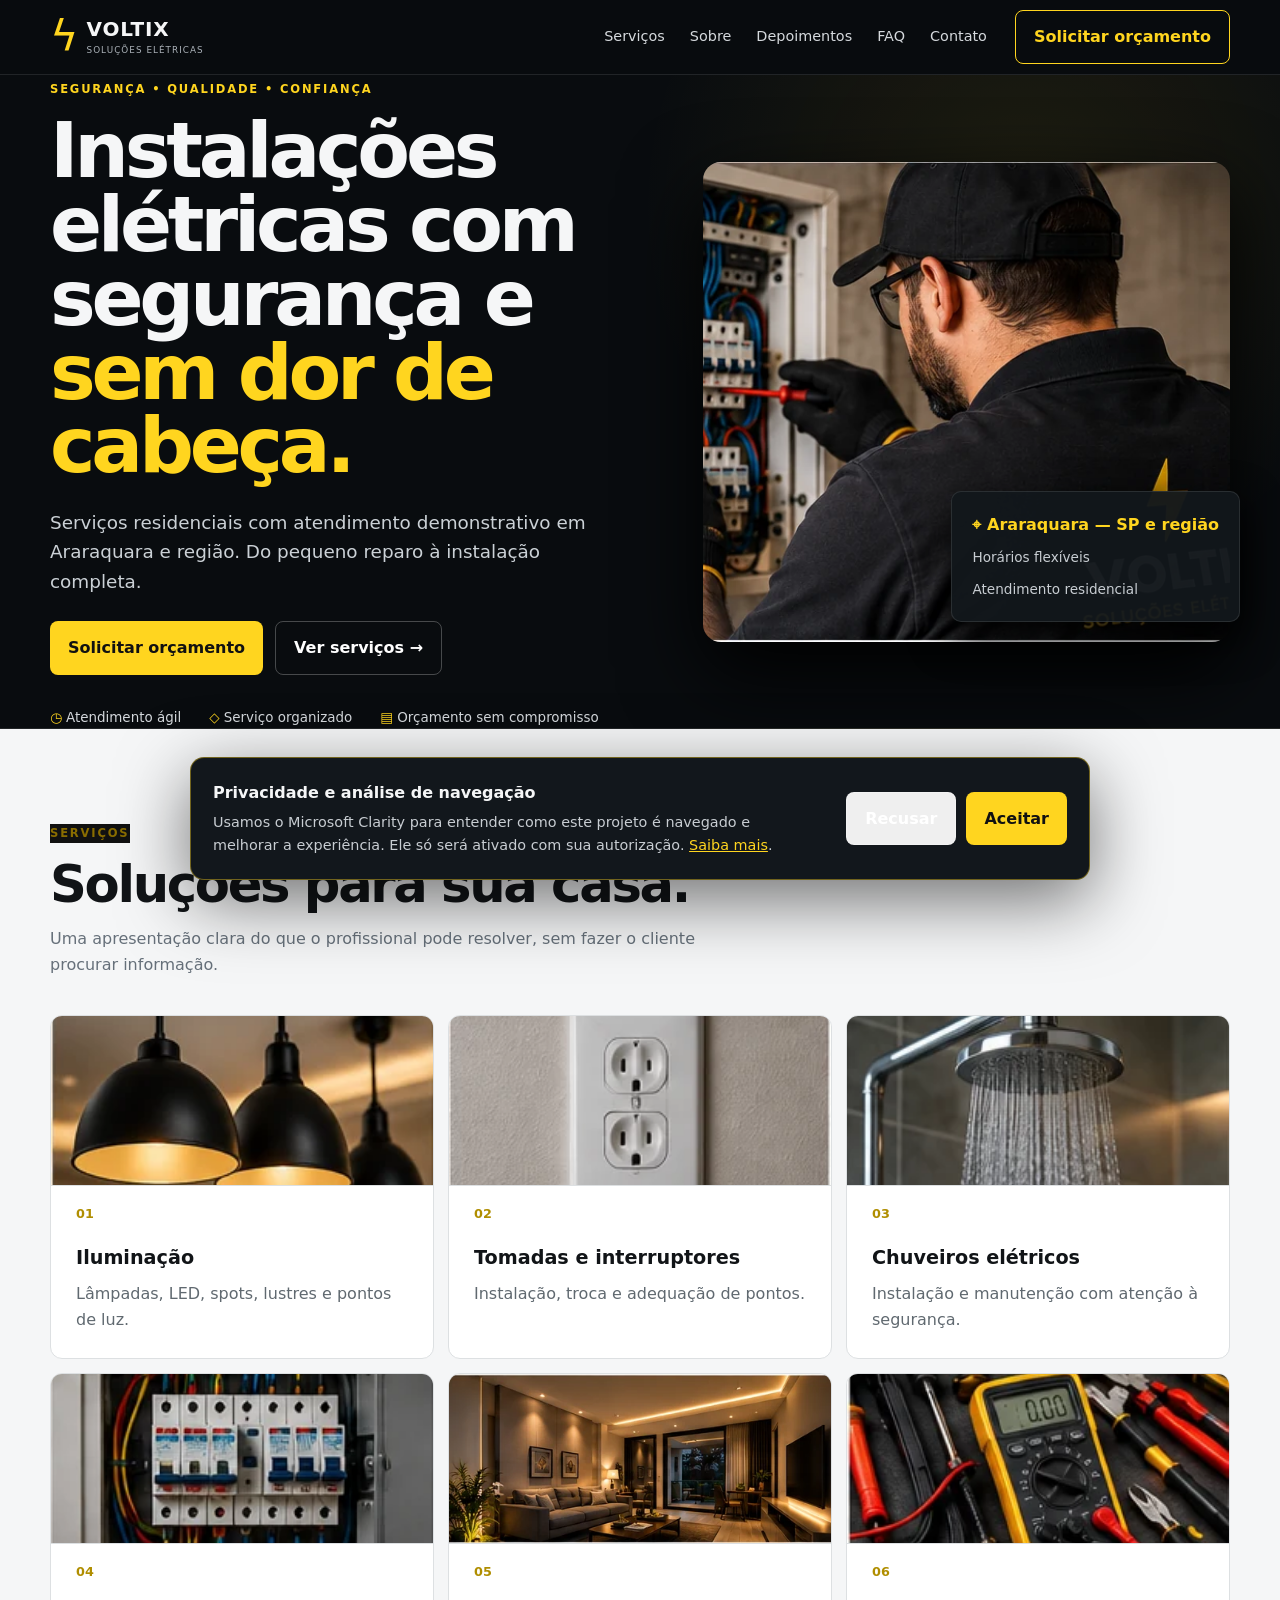
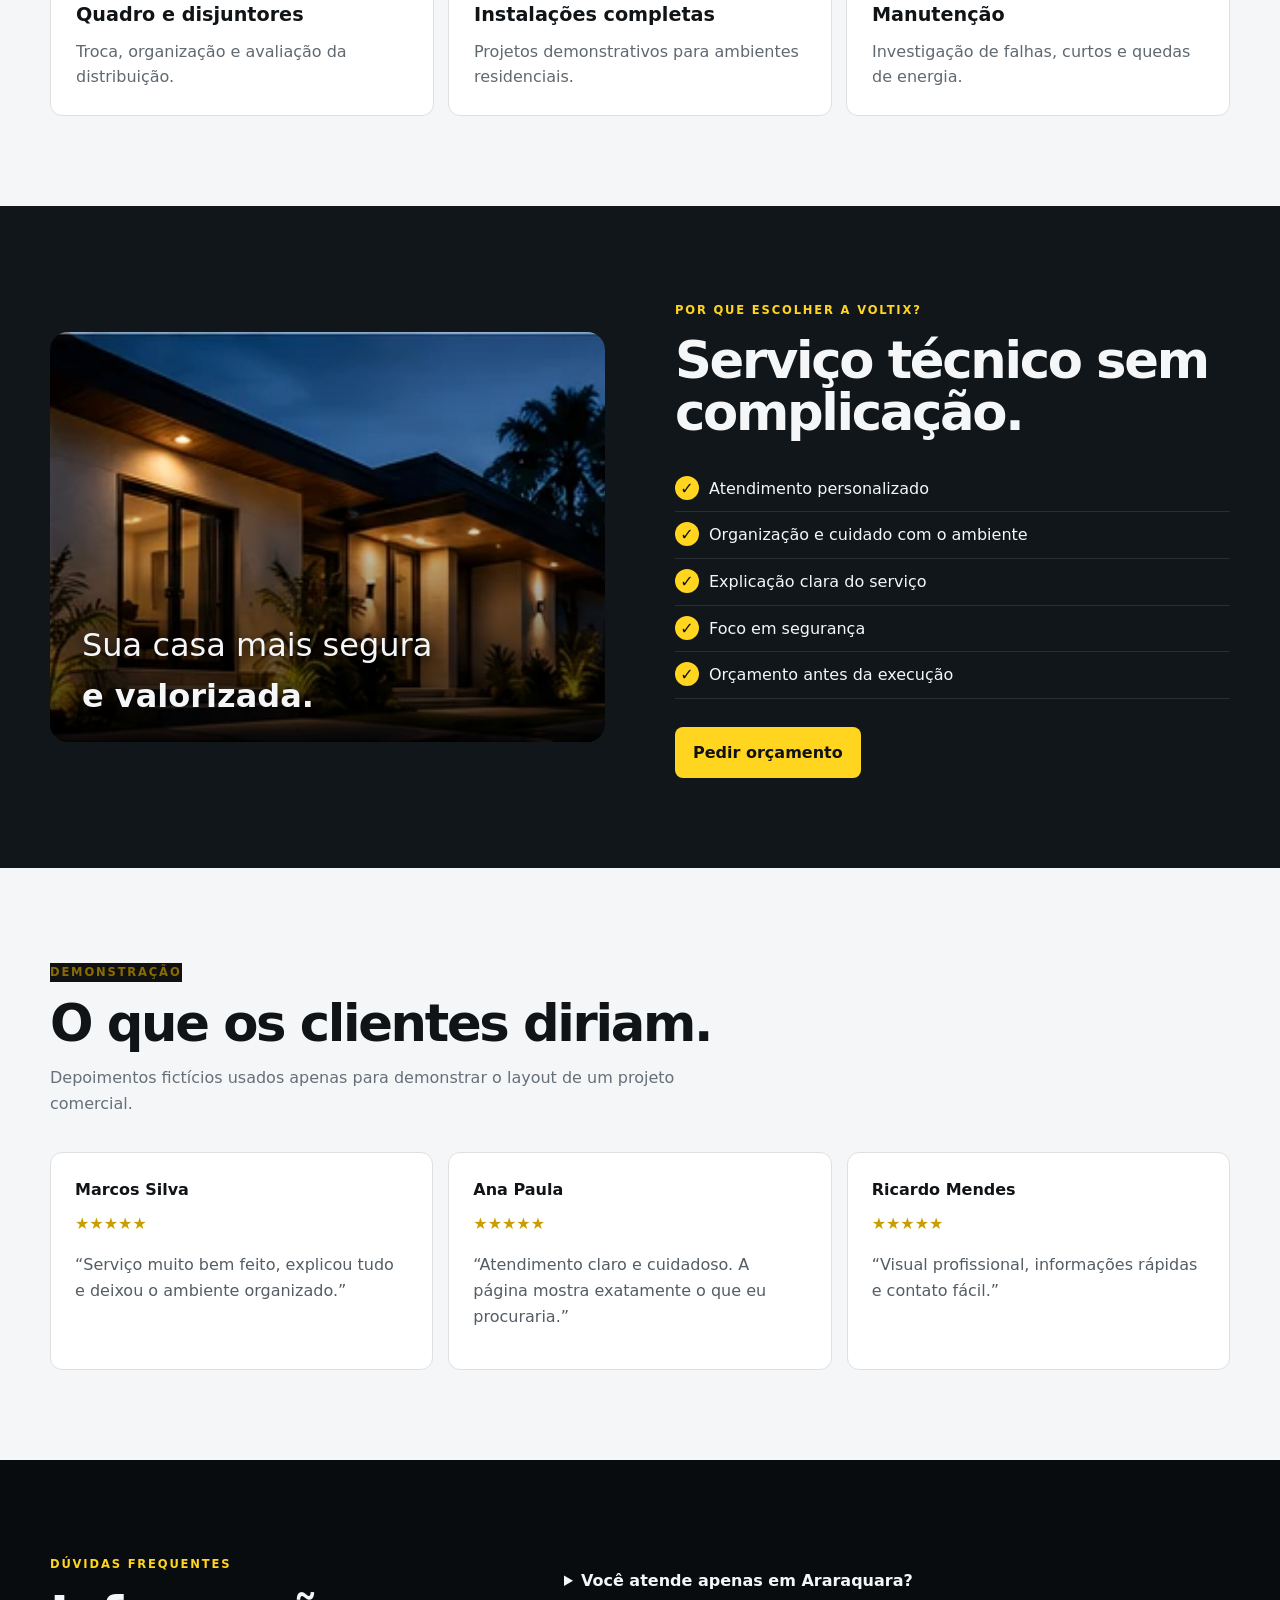
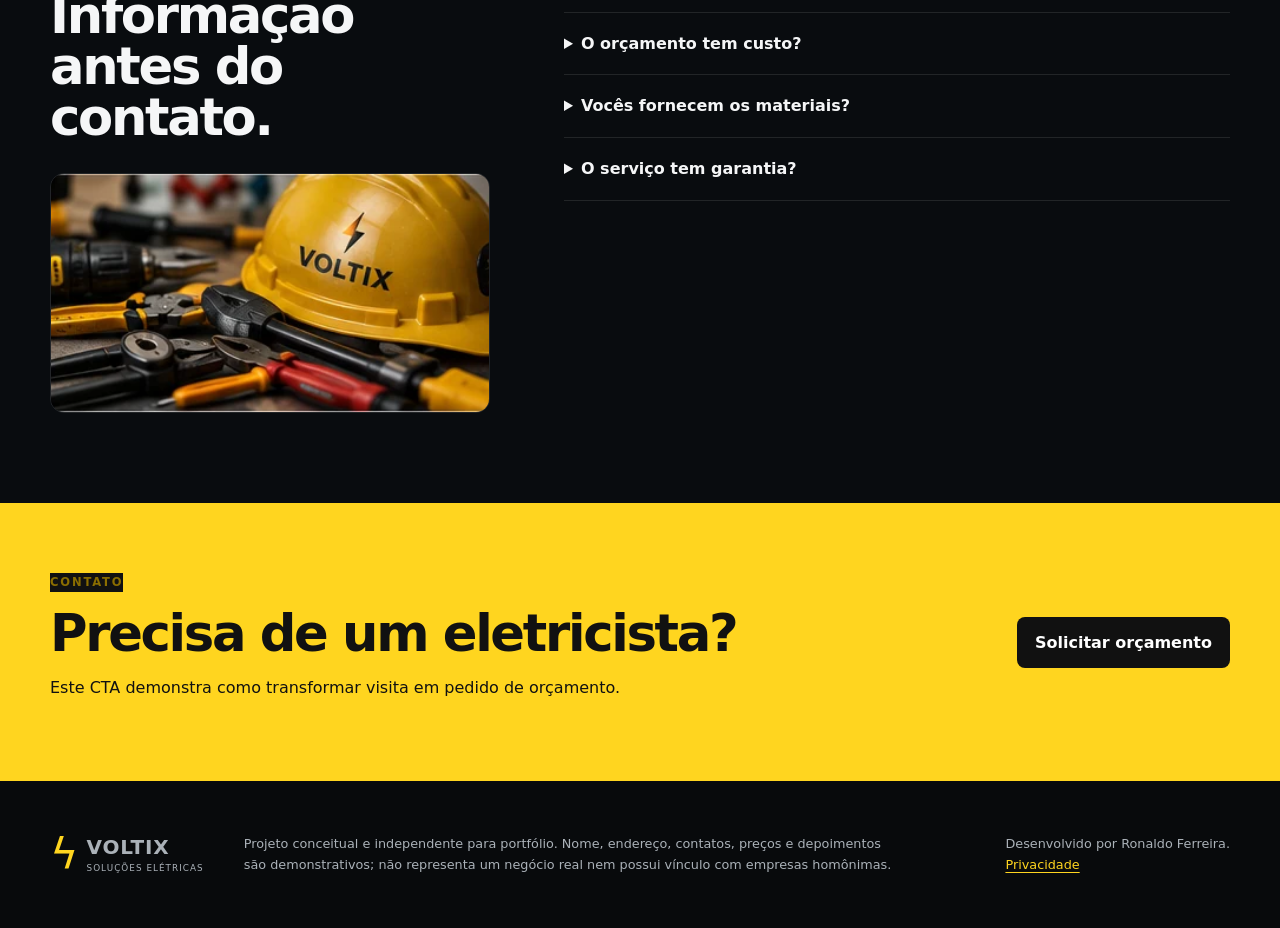
<file: index.html>
<!doctype html>
<html lang="pt-BR">
  <head>
    <meta charset="UTF-8">
    <meta name="viewport" content="width=device-width,initial-scale=1">
    <meta
      name="description"
      content="Voltix Soluções Elétricas — projeto demonstrativo de landing page para serviços elétricos residenciais."
    >
    <meta name="referrer" content="strict-origin-when-cross-origin">
    <meta name="theme-color" content="#090c0f">
    <meta property="og:title" content="Voltix | Soluções Elétricas">
    <meta property="og:description" content="Projeto demonstrativo de landing page para serviços elétricos residenciais.">
    <meta property="og:type" content="website">
    <meta property="og:url" content="https://inforf.github.io/voltix-eletrica/">
    <link rel="canonical" href="https://inforf.github.io/voltix-eletrica/">
    <link rel="icon" href="assets/favicon.svg" type="image/svg+xml">
    <title>Voltix | Soluções Elétricas</title>
    <link rel="stylesheet" href="css/style.css">
    <script type="text/javascript">
      (function (c, l, a, r, i, t, y) {
        c[a] = c[a] || function () {
          (c[a].q = c[a].q || []).push(arguments);
        };
        t = l.createElement(r);
        t.async = 1;
        t.src = "https://www.clarity.ms/tag/" + i;
        y = l.getElementsByTagName(r)[0];
        y.parentNode.insertBefore(t, y);
      })(window, document, "clarity", "script", "yldb9qb9ib");
    </script>
    <script src="js/main.js" defer></script>
    <script src="js/global.js" defer></script>
  </head>
  <body id="inicio">
    <a class="skip-link" href="#conteudo">Ir para o conteúdo</a>
    <header class="header">
      <div class="container nav-wrap">
        <a class="brand" href="#inicio" aria-label="Voltix - início">
          <span>ϟ</span>
          <strong>VOLTIX</strong>
          <small>SOLUÇÕES ELÉTRICAS</small>
        </a>
        <button class="menu-toggle" aria-expanded="false" aria-controls="nav">Menu</button>
        <nav id="nav" class="nav" aria-label="Navegação principal">
          <a href="#servicos">Serviços</a>
          <a href="#sobre">Sobre</a>
          <a href="#depoimentos">Depoimentos</a>
          <a href="#faq">FAQ</a>
          <a href="#contato">Contato</a>
        </nav>
        <button class="btn outline demo-action">Solicitar orçamento</button>
      </div>
    </header>
    <main id="conteudo">
      <section class="hero">
        <div class="container hero-grid">
          <div>
            <span class="eyebrow">SEGURANÇA • QUALIDADE • CONFIANÇA</span>
            <h1>Instalações elétricas com segurança e <em>sem dor de cabeça.</em></h1>
            <p class="lead">
              Serviços residenciais com atendimento demonstrativo em Araraquara
              e região. Do pequeno reparo à instalação completa.
            </p>
            <div class="hero-actions">
              <button class="btn primary demo-action">Solicitar orçamento</button>
              <a class="btn ghost" href="#servicos">Ver serviços →</a>
            </div>
            <div class="trust">
              <span>◷ Atendimento ágil</span>
              <span>◇ Serviço organizado</span>
              <span>▤ Orçamento sem compromisso</span>
            </div>
          </div>
          <div class="hero-visual">
            <img
              class="hero-photo"
              src="assets/images/hero-eletricista.webp"
              alt="Eletricista trabalhando em um quadro de distribuição"
              fetchpriority="high"
            >
            <div class="info-card">
              <b>⌖ Araraquara — SP e região</b>
              <span>Horários flexíveis</span>
              <span>Atendimento residencial</span>
            </div>
          </div>
        </div>
      </section>
      <section id="servicos" class="section light">
        <div class="container">
          <span class="eyebrow dark">SERVIÇOS</span>
          <h2>Soluções para sua casa.</h2>
          <p class="section-intro">Uma apresentação clara do que o profissional pode resolver, sem fazer o cliente procurar informação.</p>
          <div class="services">
            <article>
              <img class="service-photo" src="assets/images/servico-iluminacao.webp" alt="">
              <b>01</b>
              <h3>Iluminação</h3>
              <p>Lâmpadas, LED, spots, lustres e pontos de luz.</p>
            </article>
            <article>
              <img class="service-photo" src="assets/images/servico-tomadas.webp" alt="">
              <b>02</b>
              <h3>Tomadas e interruptores</h3>
              <p>Instalação, troca e adequação de pontos.</p>
            </article>
            <article>
              <img class="service-photo" src="assets/images/servico-chuveiro.webp" alt="">
              <b>03</b>
              <h3>Chuveiros elétricos</h3>
              <p>Instalação e manutenção com atenção à segurança.</p>
            </article>
            <article>
              <img class="service-photo" src="assets/images/servico-quadro.webp" alt="">
              <b>04</b>
              <h3>Quadro e disjuntores</h3>
              <p>Troca, organização e avaliação da distribuição.</p>
            </article>
            <article>
              <img class="service-photo" src="assets/images/ambiente-residencial.webp" alt="">
              <b>05</b>
              <h3>Instalações completas</h3>
              <p>Projetos demonstrativos para ambientes residenciais.</p>
            </article>
            <article>
              <img class="service-photo" src="assets/images/servico-manutencao.webp" alt="">
              <b>06</b>
              <h3>Manutenção</h3>
              <p>Investigação de falhas, curtos e quedas de energia.</p>
            </article>
          </div>
        </div>
      </section>
      <section id="sobre" class="section split-section">
        <div class="container split">
          <div class="feature-visual">
            <img src="assets/images/casa-residencial.webp" alt="Residência com projeto de iluminação externa">
            <div class="feature-caption">
              <p>Sua casa mais segura<br>
                <strong>e valorizada.</strong>
              </p>
            </div>
          </div>
          <div>
            <span class="eyebrow">POR QUE ESCOLHER A VOLTIX?</span>
            <h2>Serviço técnico sem complicação.</h2>
            <ul class="checks">
              <li>Atendimento personalizado</li>
              <li>Organização e cuidado com o ambiente</li>
              <li>Explicação clara do serviço</li>
              <li>Foco em segurança</li>
              <li>Orçamento antes da execução</li>
            </ul>
            <button class="btn primary demo-action">Pedir orçamento</button>
          </div>
        </div>
      </section>
      <section id="depoimentos" class="section light">
        <div class="container">
          <span class="eyebrow dark">DEMONSTRAÇÃO</span>
          <h2>O que os clientes diriam.</h2>
          <p class="section-intro">Depoimentos fictícios usados apenas para demonstrar o layout de um projeto comercial.</p>
          <div class="testimonials">
            <blockquote>
              <b>Marcos Silva</b>
              <span>★★★★★</span>
              <p>“Serviço muito bem feito, explicou tudo e deixou o ambiente organizado.”</p>
            </blockquote>
            <blockquote>
              <b>Ana Paula</b>
              <span>★★★★★</span>
              <p>“Atendimento claro e cuidadoso. A página mostra exatamente o que eu procuraria.”</p>
            </blockquote>
            <blockquote>
              <b>Ricardo Mendes</b>
              <span>★★★★★</span>
              <p>“Visual profissional, informações rápidas e contato fácil.”</p>
            </blockquote>
          </div>
        </div>
      </section>
      <section id="faq" class="section">
        <div class="container faq-grid">
          <div>
            <span class="eyebrow">DÚVIDAS FREQUENTES</span>
            <h2>Informação antes do contato.</h2>
            <img class="faq-photo" src="assets/images/ferramentas.webp" alt="Multímetro e ferramentas de eletricista">
          </div>
          <div class="faq">
            <details>
              <summary>Você atende apenas em Araraquara?</summary>
              <p>Para este projeto demonstrativo, Araraquara e região são usados apenas como exemplo de área de atendimento.</p>
            </details>
            <details>
              <summary>O orçamento tem custo?</summary>
              <p>Este site não representa uma empresa real. Em um projeto comercial, esta resposta seria definida pelo prestador.</p>
            </details>
            <details>
              <summary>Vocês fornecem os materiais?</summary>
              <p>O conteúdo seria adaptado à forma real de trabalho do profissional contratado.</p>
            </details>
            <details>
              <summary>O serviço tem garantia?</summary>
              <p>Garantias e condições devem ser informadas pelo prestador real conforme o serviço executado.</p>
            </details>
          </div>
        </div>
      </section>
      <section id="contato" class="cta">
        <div class="container cta-inner">
          <div>
            <span class="eyebrow dark">CONTATO</span>
            <h2>Precisa de um eletricista?</h2>
            <p>Este CTA demonstra como transformar visita em pedido de orçamento.</p>
          </div>
          <button class="btn dark demo-action">Solicitar orçamento</button>
        </div>
      </section>
    </main>
    <footer class="footer">
      <div class="container footer-grid">
        <div class="brand">
          <span>ϟ</span>
          <strong>VOLTIX</strong>
          <small>SOLUÇÕES ELÉTRICAS</small>
        </div>
        <p>
          Projeto conceitual e independente para portfólio. Nome, endereço,
          contatos, preços e depoimentos são demonstrativos; não representa um
          negócio real nem possui vínculo com empresas homônimas.
        </p>
        <p>Desenvolvido por Ronaldo Ferreira.<br>
          <a class="footer-link" href="privacidade.html">Privacidade</a>
        </p>
      </div>
    </footer>
    <div class="demo-modal" hidden>
      <div class="demo-card" role="dialog" aria-modal="true" aria-labelledby="demo-title">
        <button class="close" aria-label="Fechar">×</button>
        <span class="eyebrow">DEMONSTRAÇÃO</span>
        <h2 id="demo-title">Solicitação de orçamento</h2>
        <p>Em um projeto real, este botão poderia abrir o WhatsApp, um formulário ou outro canal definido pelo cliente.</p>
        <button class="btn primary close-secondary">Entendi</button>
      </div>
    </div>
    <aside class="cookie-banner" role="dialog" aria-label="Preferências de cookies" aria-describedby="cookie-text" hidden>
      <div>
        <strong>Privacidade e análise de navegação</strong>
        <p id="cookie-text">
          Usamos o Microsoft Clarity para entender como este projeto é navegado
          e melhorar a experiência. Ele só será ativado com sua autorização.
          <a href="privacidade.html">Saiba mais</a>.
        </p>
      </div>
      <div class="cookie-actions">
        <button class="btn ghost cookie-reject" type="button">Recusar</button>
        <button class="btn primary cookie-accept" type="button">Aceitar</button>
      </div>
    </aside>
  </body>
</html>
</file>
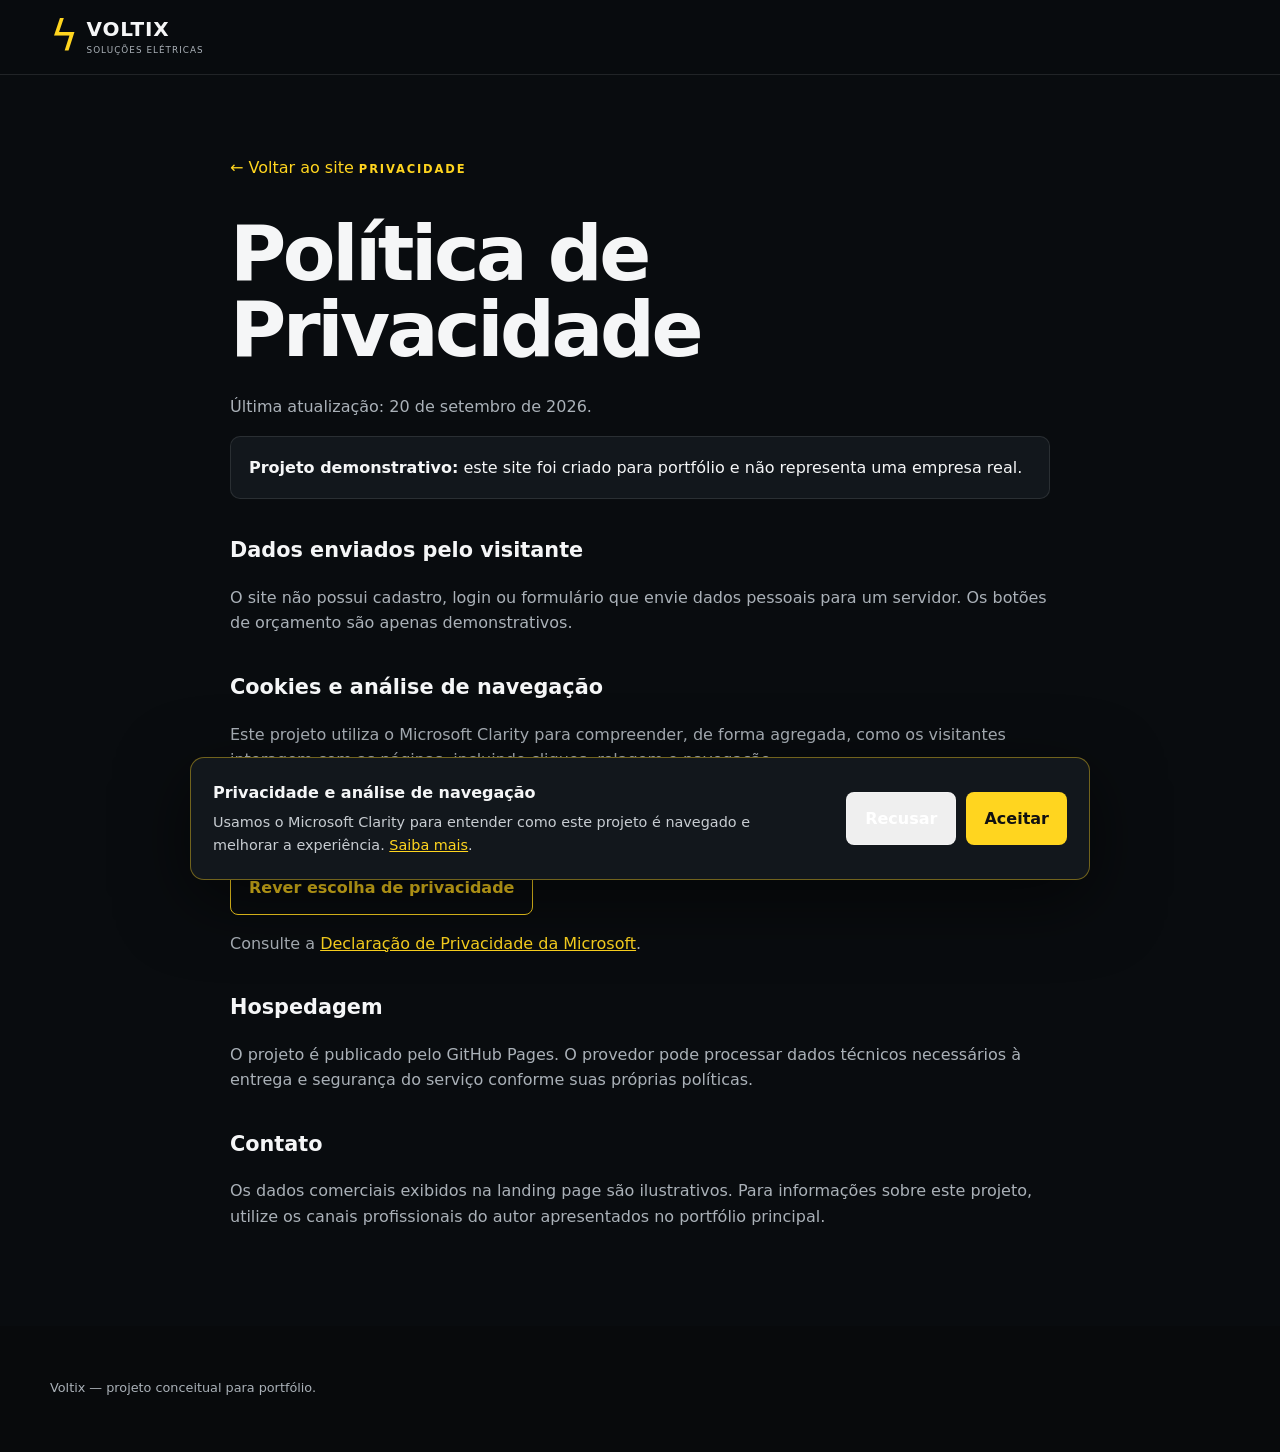
<file: privacidade.html>
<!doctype html>
<html lang="pt-BR">
  <head>
    <meta charset="UTF-8">
    <meta name="viewport" content="width=device-width, initial-scale=1">
    <meta
      name="description"
      content="Privacidade do projeto demonstrativo Voltix."
    >
    <meta name="theme-color" content="#090c0f">

    <title>Privacidade | Voltix</title>

    <link rel="icon" href="assets/favicon.svg" type="image/svg+xml">
    <link rel="stylesheet" href="css/style.css">

    <script type="text/javascript">
      (function (c, l, a, r, i, t, y) {
        c[a] = c[a] || function () {
          (c[a].q = c[a].q || []).push(arguments);
        };
        t = l.createElement(r);
        t.async = 1;
        t.src = "https://www.clarity.ms/tag/" + i;
        y = l.getElementsByTagName(r)[0];
        y.parentNode.insertBefore(t, y);
      })(window, document, "clarity", "script", "yldb9qb9ib");
    </script>
    <script src="js/main.js" defer></script>
    <script src="js/global.js" defer></script>
  </head>

  <body>
    <header class="header">
      <div class="container nav-wrap">
        <a class="brand" href="index.html">
          <span>ϟ</span>
          <strong>VOLTIX</strong>
          <small>SOLUÇÕES ELÉTRICAS</small>
        </a>
      </div>
    </header>

    <main class="policy">
      <article class="container">
        <a class="back-link" href="index.html">← Voltar ao site</a>
        <span class="eyebrow">PRIVACIDADE</span>
        <h1>Política de Privacidade</h1>
        <p>Última atualização: 20 de setembro de 2026.</p>

        <div class="policy-note">
          <strong>Projeto demonstrativo:</strong>
          este site foi criado para portfólio e não representa uma empresa real.
        </div>

        <h2>Dados enviados pelo visitante</h2>
        <p>
          O site não possui cadastro, login ou formulário que envie dados
          pessoais para um servidor. Os botões de orçamento são apenas
          demonstrativos.
        </p>

        <h2>Cookies e análise de navegação</h2>
        <p>
          Este projeto utiliza o Microsoft Clarity para compreender, de forma
          agregada, como os visitantes interagem com as páginas, incluindo
          cliques, rolagem e navegação.
        </p>
        <p>
          O Clarity recebe um sinal por meio da API Consent V2. Cookies e
          armazenamento analítico somente são autorizados depois que o
          visitante escolhe “Aceitar”.
        </p>
        <p>
          <button class="btn outline privacy-reset" type="button">
            Rever escolha de privacidade
          </button>
        </p>
        <p>
          Consulte a
          <a
            href="https://privacy.microsoft.com/pt-br/privacystatement"
            target="_blank"
            rel="noopener noreferrer"
          >Declaração de Privacidade da Microsoft</a>.
        </p>

        <h2>Hospedagem</h2>
        <p>
          O projeto é publicado pelo GitHub Pages. O provedor pode processar
          dados técnicos necessários à entrega e segurança do serviço conforme
          suas próprias políticas.
        </p>

        <h2>Contato</h2>
        <p>
          Os dados comerciais exibidos na landing page são ilustrativos. Para
          informações sobre este projeto, utilize os canais profissionais do
          autor apresentados no portfólio principal.
        </p>
      </article>
    </main>

    <footer class="footer">
      <div class="container">
        <p>Voltix — projeto conceitual para portfólio.</p>
      </div>
    </footer>

    <aside
      class="cookie-banner"
      role="dialog"
      aria-label="Preferências de cookies"
      aria-describedby="cookie-text"
      hidden
    >
      <div>
        <strong>Privacidade e análise de navegação</strong>
        <p id="cookie-text">
          Usamos o Microsoft Clarity para entender como este projeto é navegado
          e melhorar a experiência.
          <a href="privacidade.html">Saiba mais</a>.
        </p>
      </div>

      <div class="cookie-actions">
        <button class="btn ghost cookie-reject" type="button">Recusar</button>
        <button class="btn primary cookie-accept" type="button">Aceitar</button>
      </div>
    </aside>
  </body>
</html>
</file>
<file: css/style.css>
:root {
  --bg: #090c0f;
  --panel: #12171c;
  --yellow: #ffd51f;
  --text: #f5f6f7;
  --muted: #aab1b8;
  --ink: #111417;
  --line: rgba(255,255,255,.1);
  --max: 1180px
}
* {
  box-sizing: border-box
}
html {
  scroll-behavior: smooth
}
body {
  margin: 0;
  background: var(--bg);
  color: var(--text);
  font-family: Inter, ui-sans-serif, system-ui, -apple-system, "Segoe UI", sans-serif;
  line-height: 1.6
}
button, a {
  font: inherit
}
.container {
  width: min(var(--max),calc(100% - 40px));
  margin: auto
}
.skip-link {
  position: absolute;
  left: -9999px
}
.skip-link:focus {
  left: 16px;
  top: 16px;
  z-index: 999;
  background: #fff;
  color: #000;
  padding: 10px
}
.header {
  position: sticky;
  top: 0;
  z-index: 50;
  background: rgba(9,12,15,.92);
  backdrop-filter: blur(15px);
  border-bottom: 1px solid var(--line)
}
.nav-wrap {
  min-height: 74px;
  display: flex;
  align-items: center;
  gap: 28px
}
.brand {
  display: grid;
  grid-template-columns: auto auto;
  grid-template-rows: auto auto;
  align-items: center;
  width: max-content;
  color: inherit;
  text-decoration: none;
  line-height: 1
}
.brand span {
  grid-row: 1/3;
  color: var(--yellow);
  font-size: 2.7rem;
  margin-right: 8px
}
.brand strong {
  font-size: 1.25rem;
  letter-spacing: .04em
}
.brand small {
  font-size: .55rem;
  color: var(--muted);
  letter-spacing: .12em
}
.nav {
  display: flex;
  gap: 25px;
  margin-left: auto
}
.nav a {
  color: #d5d9dd;
  text-decoration: none;
  font-size: .9rem
}
.nav a:hover {
  color: var(--yellow)
}
.menu-toggle {
  display: none
}
.btn {
  border: 0;
  border-radius: 8px;
  padding: 13px 18px;
  font-weight: 800;
  cursor: pointer
}
.primary {
  background: var(--yellow);
  color: #111
}
.outline {
  border: 1px solid var(--yellow);
  background: transparent;
  color: var(--yellow)
}
.ghost {
  border: 1px solid rgba(255,255,255,.25);
  color: #fff;
  text-decoration: none
}
.dark {
  background: #111;
  color: #fff
}
.hero {
  overflow: hidden;
  background: radial-gradient(circle at 80% 20%,rgba(255,213,31,.09),transparent 24rem);
  border-bottom: 1px solid var(--line)
}
.hero-grid {
  min-height: 650px;
  display: grid;
  grid-template-columns: 1.05fr .95fr;
  align-items: center;
  gap: 70px
}
.eyebrow {
  display: inline-block;
  color: var(--yellow);
  font-size: .72rem;
  font-weight: 900;
  letter-spacing: .16em;
  margin-bottom: 16px
}
.eyebrow.dark {
  color: #8a6d00
}
.hero h1 {
  font-size: clamp(3rem,6vw,5.7rem);
  line-height: .96;
  letter-spacing: -.055em;
  margin: 0
}
.hero h1 em {
  display: block;
  color: var(--yellow);
  font-style: normal
}
.lead {
  max-width: 680px;
  color: #cbd1d6;
  font-size: 1.15rem;
  margin: 25px 0
}
.hero-actions {
  display: flex;
  gap: 12px;
  flex-wrap: wrap
}
.trust {
  display: flex;
  gap: 28px;
  flex-wrap: wrap;
  margin-top: 32px;
  color: #d4d8dc;
  font-size: .84rem
}
.trust span:first-letter {
  color: var(--yellow)
}
.hero-visual {
  position: relative;
  min-height: 480px;
  display: grid;
  place-items: center
}
.electric-panel {
  position: relative;
  width: min(440px,90%);
  height: 390px;
  border: 12px solid #2c3238;
  border-radius: 14px;
  background: linear-gradient(135deg,#1d2328,#0d1114);
  box-shadow: 0 30px 80px #000
}
.panel-top {
  padding: 15px;
  color: #7e8991;
  font-size: .7rem;
  letter-spacing: .12em
}
.breakers {
  display: grid;
  grid-template-columns: repeat(6,1fr);
  gap: 8px;
  padding: 20px
}
.breakers i {
  height: 100px;
  border-radius: 5px;
  background: linear-gradient(#d8dadd 0 45%,#252a2f 46% 62%,#e9e9e9 63%);
  box-shadow: inset 0 0 0 2px #73777a
}
.wire {
  position: absolute;
  width: 140px;
  height: 140px;
  border: 7px solid;
  border-color: transparent transparent var(--yellow) var(--yellow);
  border-radius: 50%
}
.w1 {
  left: 40px;
  bottom: 30px
}
.w2 {
  right: 50px;
  bottom: 35px;
  border-color: transparent transparent #367fd8 #367fd8
}
.w3 {
  left: 150px;
  bottom: 5px;
  border-color: transparent transparent #c84a42 #c84a42
}
.bolt {
  position: absolute;
  right: 30px;
  bottom: 15px;
  color: var(--yellow);
  font-size: 4rem
}
.info-card {
  position: absolute;
  right: -10px;
  bottom: 20px;
  display: grid;
  gap: 10px;
  padding: 20px;
  border: 1px solid var(--line);
  border-radius: 10px;
  background: rgba(18,23,28,.96);
  box-shadow: 0 15px 40px #000
}
.info-card b {
  color: var(--yellow)
}
.info-card span {
  font-size: .85rem;
  color: #c8cdd2
}
.section {
  padding: 90px 0
}
.light {
  background: #f5f6f7;
  color: var(--ink)
}
.section h2, .cta h2 {
  font-size: clamp(2.2rem,4vw,4rem);
  line-height: 1;
  letter-spacing: -.045em;
  margin: 0
}
.section-intro {
  max-width: 680px;
  color: #66707a
}
.services {
  display: grid;
  grid-template-columns: repeat(3,1fr);
  gap: 14px;
  margin-top: 38px
}
.services article {
  padding: 25px;
  border: 1px solid #dde0e2;
  border-radius: 12px;
  background: #fff;
  min-height: 210px
}
.services article>b {
  color: #b08e00;
  font-size: .8rem
}
.services h3 {
  font-size: 1.2rem;
  margin: 30px 0 8px
}
.services p {
  color: #606970;
  margin: 0
}
.split-section {
  background: #11161a
}
.split {
  display: grid;
  grid-template-columns: 1fr 1fr;
  gap: 70px;
  align-items: center
}
.feature-visual {
  min-height: 410px;
  border-radius: 18px;
  display: flex;
  flex-direction: column;
  justify-content: flex-end;
  padding: 38px;
  background: radial-gradient(circle at 30% 30%,rgba(255,213,31,.22),transparent 15rem), linear-gradient(135deg,#252d32,#0a0d0f)
}
.feature-visual span {
  font-size: 7rem;
  color: var(--yellow)
}
.feature-visual p {
  font-size: 2rem
}
.checks {
  list-style: none;
  padding: 0;
  margin: 28px 0
}
.checks li {
  padding: 10px 0;
  border-bottom: 1px solid var(--line)
}
.checks li::before {
  content: "✓";
  display: inline-grid;
  place-items: center;
  width: 24px;
  height: 24px;
  margin-right: 10px;
  border-radius: 50%;
  background: var(--yellow);
  color: #111;
  font-weight: 900
}
.testimonials {
  display: grid;
  grid-template-columns: repeat(3,1fr);
  gap: 15px;
  margin-top: 36px
}
.testimonials blockquote {
  margin: 0;
  padding: 24px;
  border: 1px solid #dde0e2;
  border-radius: 12px;
  background: #fff
}
.testimonials span {
  display: block;
  color: #c99f00;
  margin-top: 8px
}
.testimonials p {
  color: #535d65
}
.faq-grid {
  display: grid;
  grid-template-columns: .8fr 1.2fr;
  gap: 70px
}
.faq details {
  border-bottom: 1px solid var(--line);
  padding: 18px 0
}
.faq summary {
  cursor: pointer;
  font-weight: 800
}
.faq p {
  color: var(--muted)
}
.cta {
  padding: 65px 0;
  background: var(--yellow);
  color: #111
}
.cta-inner {
  display: flex;
  justify-content: space-between;
  gap: 30px;
  align-items: center
}
.footer {
  padding: 40px 0;
  background: #080a0c;
  color: var(--muted)
}
.footer-grid {
  display: grid;
  grid-template-columns: auto 1fr auto;
  gap: 40px;
  align-items: center
}
.footer p {
  font-size: .8rem;
  max-width: 650px
}
.demo-modal {
  position: fixed;
  inset: 0;
  z-index: 100;
  background: rgba(0,0,0,.75);
  display: grid;
  place-items: center;
  padding: 20px
}
.demo-modal[hidden] {
  display: none
}
.demo-card {
  position: relative;
  width: min(520px,100%);
  padding: 32px;
  border: 1px solid var(--line);
  border-radius: 16px;
  background: var(--panel)
}
.demo-card h2 {
  margin: 0;
  font-size: 2rem
}
.demo-card p {
  color: var(--muted)
}
.close {
  position: absolute;
  right: 14px;
  top: 10px;
  border: 0;
  background: none;
  color: #fff;
  font-size: 2rem;
  cursor: pointer
}
@media(max-width:900px) {
  .header .outline {
    display: none
  }
  .menu-toggle {
    display: block;
    margin-left: auto;
    border: 1px solid var(--line);
    background: transparent;
    color: #fff;
    border-radius: 7px;
    padding: 8px 11px
  }
  .nav {
    display: none;
    position: absolute;
    top: 74px;
    left: 0;
    right: 0;
    margin: 0;
    padding: 18px 20px;
    background: #0c1013;
    border-bottom: 1px solid var(--line);
    flex-direction: column
  }
  .nav.open {
    display: flex
  }
  .hero-grid, .split, .faq-grid {
    grid-template-columns: 1fr
  }
  .hero-grid {
    padding: 70px 0
  }
  .hero-visual {
    min-height: 420px
  }
  .services {
    grid-template-columns: repeat(2,1fr)
  }
  .testimonials {
    grid-template-columns: 1fr
  }
  .footer-grid {
    grid-template-columns: 1fr
  }
  .cta-inner {
    align-items: flex-start;
    flex-direction: column
  }
}
@media(max-width:560px) {
  .container {
    width: min(var(--max),calc(100% - 28px))
  }
  .hero h1 {
    font-size: 3.1rem
  }
  .hero-visual {
    min-height: 340px
  }
  .electric-panel {
    height: 300px
  }
  .breakers i {
    height: 75px
  }
  .info-card {
    right: 0
  }
  .services {
    grid-template-columns: 1fr
  }
  .section {
    padding: 68px 0
  }
  .trust {
    display: grid;
    gap: 10px
  }
  .cta .btn {
    width: 100%
  }
}
.footer-link {
  color: var(--yellow);
  text-underline-offset: 3px
}
.policy {
  min-height: calc(100vh - 160px);
  padding: 80px 0
}
.policy article {
  max-width: 820px
}
.policy h1 {
  font-size: clamp(2.6rem,6vw,5rem);
  line-height: 1;
  margin: 0 0 25px;
  letter-spacing: -.045em
}
.policy h2 {
  margin-top: 35px;
  font-size: 1.3rem
}
.policy p, .policy li {
  color: var(--muted)
}
.policy a {
  color: var(--yellow)
}
.back-link {
  display: inline-block;
  margin-bottom: 35px;
  color: var(--yellow);
  text-decoration: none
}
.policy-note {
  padding: 18px;
  border: 1px solid var(--line);
  border-radius: 10px;
  background: var(--panel)
}
.hero-visual {
  overflow: visible;
  border-radius: 18px
}
.hero-photo {
  width: 100%;
  height: 480px;
  display: block;
  object-fit: cover;
  object-position: center;
  border-radius: 18px;
  box-shadow: 0 30px 80px #000
}
.services article {
  padding: 0 0 25px;
  overflow: hidden
}
.services article>b, .services article h3, .services article p {
  display: block;
  margin-left: 25px;
  margin-right: 25px
}
.services article>b {
  margin-top: 18px
}
.services h3 {
  margin-top: 18px
}
.service-photo {
  display: block;
  width: 100%;
  height: 170px;
  object-fit: cover;
  border-bottom: 1px solid #dde0e2
}
.feature-visual {
  position: relative;
  padding: 0;
  overflow: hidden;
  background: #111
}
.feature-visual>img {
  width: 100%;
  height: 410px;
  display: block;
  object-fit: cover
}
.feature-visual::after {
  content: "";
  position: absolute;
  inset: 0;
  background: linear-gradient(180deg,transparent 35%,rgba(0,0,0,.8))
}
.feature-caption {
  position: absolute;
  z-index: 2;
  left: 32px;
  bottom: 20px
}
.feature-caption p {
  margin: 0;
  font-size: 2rem;
  text-shadow: 0 2px 15px #000
}
.faq-photo {
  display: block;
  width: 100%;
  max-width: 440px;
  height: 240px;
  margin-top: 30px;
  object-fit: cover;
  border-radius: 14px;
  border: 1px solid var(--line)
}
@media(max-width:900px) {
  .hero-photo {
    height: min(70vw,480px)
  }
  .service-photo {
    height: 190px
  }
}
@media(max-width:560px) {
  .hero-photo {
    height: 360px
  }
  .service-photo {
    height: 220px
  }
  .feature-visual>img {
    height: 360px
  }
  .faq-photo {
    height: 210px
  }
}
.cookie-banner {
  position: fixed;
  z-index: 200;
  left: 20px;
  right: 20px;
  bottom: 20px;
  width: min(900px,calc(100% - 40px));
  margin: auto;
  display: flex;
  align-items: center;
  justify-content: space-between;
  gap: 28px;
  padding: 22px;
  border: 1px solid rgba(255,213,31,.4);
  border-radius: 14px;
  background: #12171c;
  color: #f5f6f7;
  box-shadow: 0 20px 70px rgba(0,0,0,.55)
}
.cookie-banner[hidden] {
  display: none
}
.cookie-banner strong {
  display: block;
  margin-bottom: 5px
}
.cookie-banner p {
  margin: 0;
  color: #c8cdd2;
  font-size: .9rem
}
.cookie-banner a {
  color: var(--yellow)
}
.cookie-actions {
  display: flex;
  gap: 10px;
  flex-shrink: 0
}
.privacy-reset {
  margin-top: 5px
}
@media(max-width:700px) {
  .cookie-banner {
    align-items: stretch;
    flex-direction: column;
    gap: 16px
  }
  .cookie-actions {
    display: grid;
    grid-template-columns: 1fr 1fr
  }
  .cookie-actions .btn {
    width: 100%
  }
}
</file>
